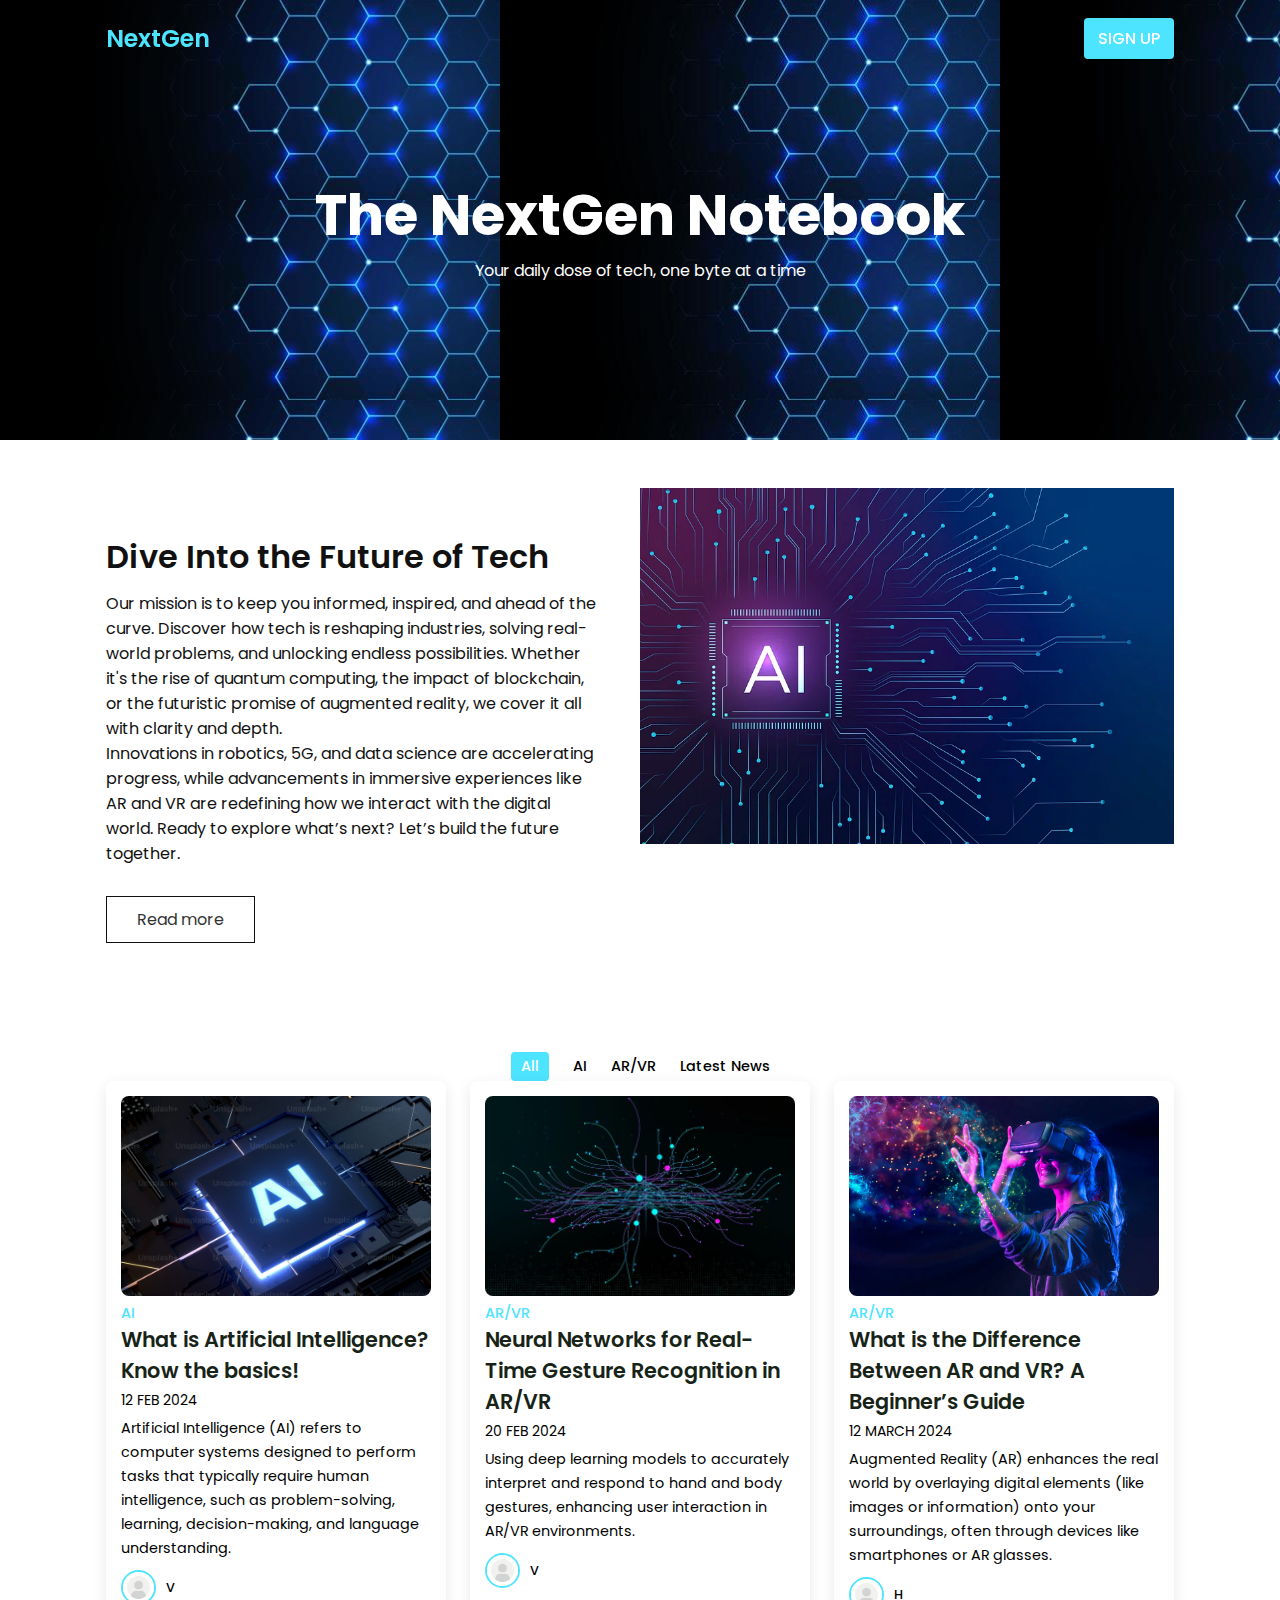
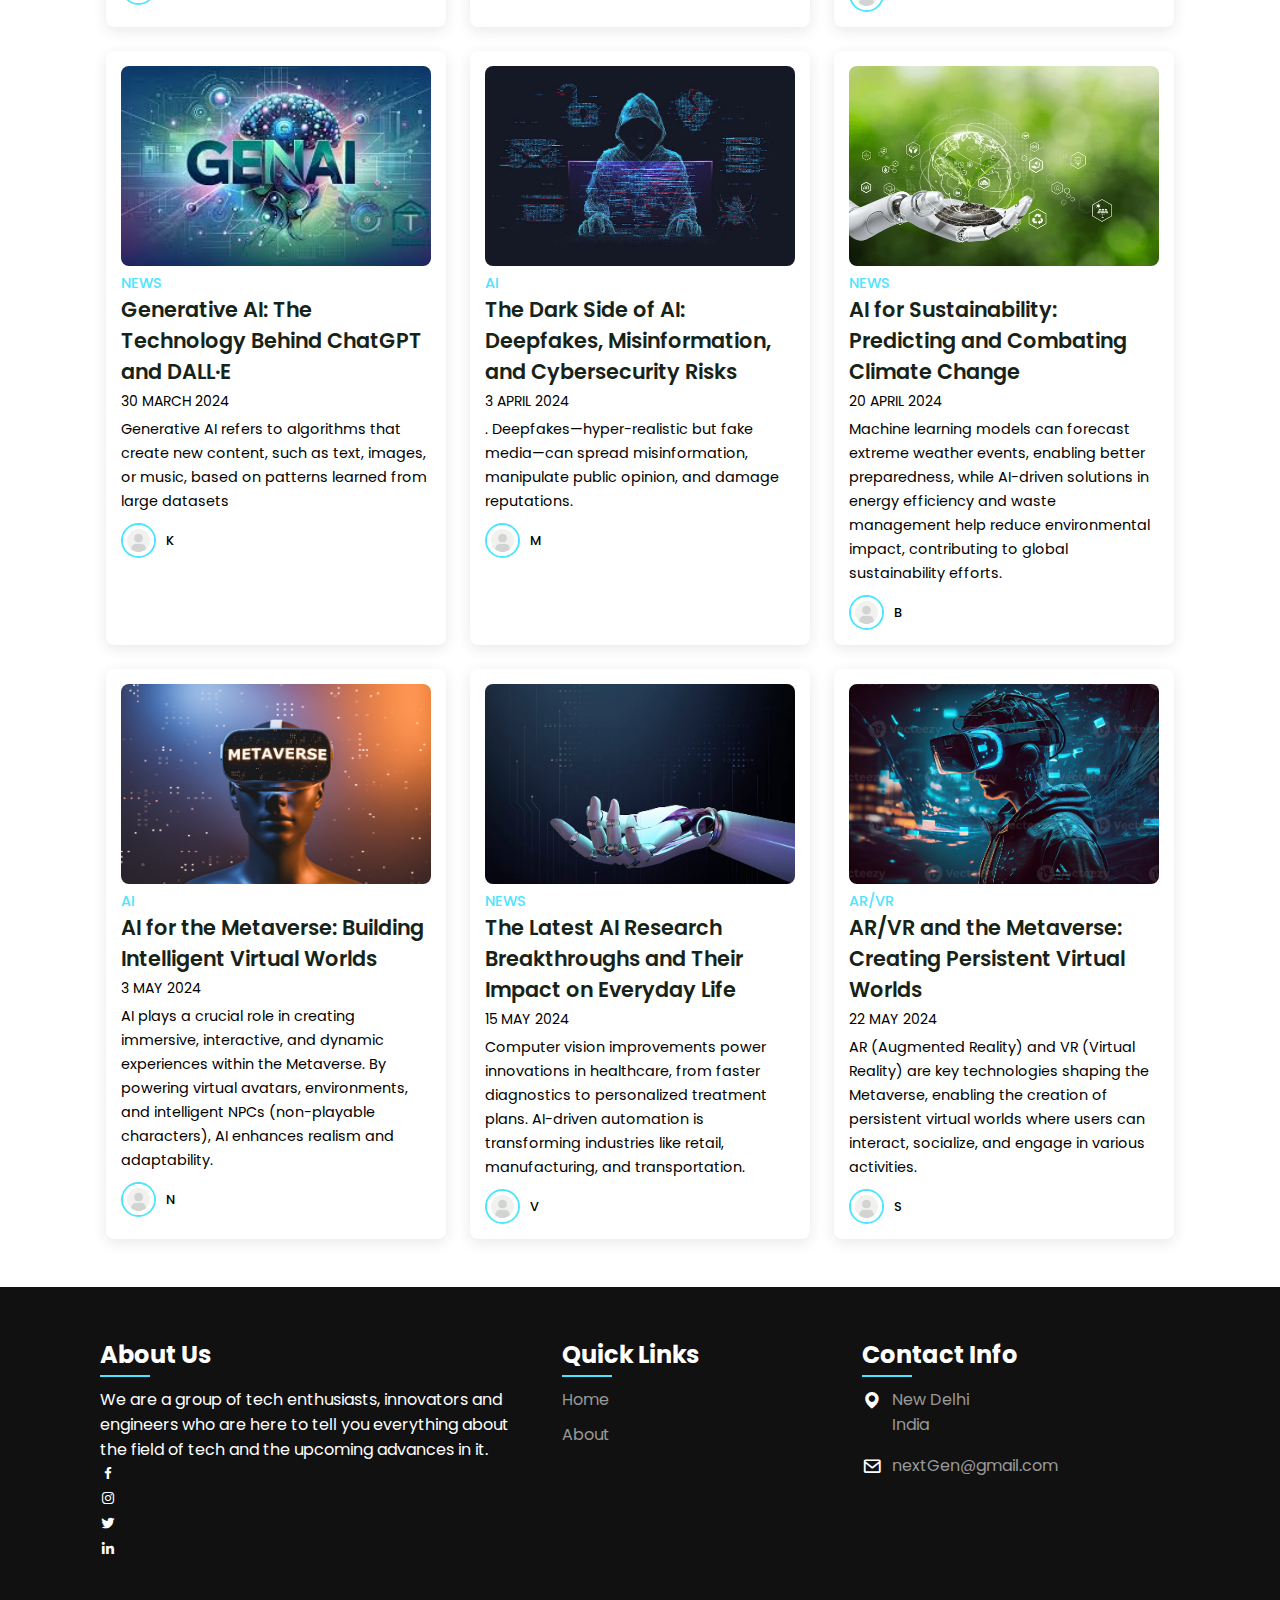
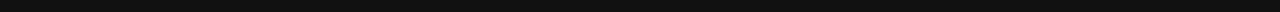
<file: blog/index.html>
<!DOCTYPE html>
<html lang="en">
<head>
    <meta charset="UTF-8">
    <meta http-equiv="X-UA-Compatible" content="IE=edge">
    <meta name="viewport" content="width=device-width, initial-scale=1.0">
    <title>NextGen</title>
    <!-- Box-icon -->
    <link href='https://unpkg.com/boxicons@2.1.4/css/boxicons.min.css' rel='stylesheet'>
    <link rel="stylesheet" href="style.css">
</head>
<body>
    <header>
        <div class="nav container">
            <a href="#" class="logo"> <span>NextGen</span></a>
            <a href="#" class="login">Sign Up</a>
        </div>
    </header>

    <section class="home" id="home">
        <div class="home-text container">
            <h2 class="home-title">The NextGen Notebook</h2>
            <span class="home-subtitle">Your daily dose of tech, one byte at a time</span>
        </div>
    </section>

    <section class="about container" id="about">
        <div class="contentBx">
            <h2 class="titleText">Dive Into the Future of Tech</h2>
            <p class="title-text">
                

Our mission is to keep you informed, inspired, and ahead of the curve. Discover how tech is reshaping industries, solving real-world problems, and unlocking endless possibilities. Whether it's the rise of quantum computing, the impact of blockchain, or the futuristic promise of augmented reality, we cover it all with clarity and depth.<br>
Innovations in robotics, 5G, and data science are accelerating progress, while advancements in immersive experiences like AR and VR are redefining how we interact with the digital world. 


Ready to explore what’s next? Let’s build the future together.
            </p>
            <a href="#" class="btn2">Read more</a>
        </div>
        <div class="imgBx">
            <img src="images/about.webp" alt="" class="fitBg">
        </div>
    </section>

    <div class="post-filter container">
        <span class="filter-item active-filter" data-filter="all">All</span>
        <span class="filter-item" data-filter="tech">AI</span>
        <span class="filter-item" data-filter="food">AR/VR</span>
        <span class="filter-item" data-filter="news">Latest News</span>
    </div>
    
    <div class="post container">
        <!-- Post 1 -->
        <div class="post-box tech">
            <img src="images/img1.jpg" alt="" class="post-img">
            <h2 class="category">AI</h2>
            <a href="#" class="post-title">What is Artificial Intelligence? Know the basics!</a>
            <span class="post-date">12 Feb 2024</span>
            <p class="post-description">Artificial Intelligence (AI) refers to computer systems designed to perform tasks that typically require human intelligence, such as problem-solving, learning, decision-making, and language understanding.</p>
            <div class="profile">
                <img src="/blog/images/profile.webp" alt="" class="profile-img">
                <span class="profile-name">V</span>
            </div>
        </div>
        <!-- Post 2 -->
        <div class="post-box food">
            <img src="/blog/images/nn.avif" alt="" class="post-img">
            <h2 class="category">AR/VR</h2>
            <a href="#" class="post-title">Neural Networks for Real-Time Gesture Recognition in AR/VR</a>
            <span class="post-date">20 Feb 2024</span>
            <p class="post-description">
                Using deep learning models to accurately interpret and respond to hand and body gestures, enhancing user interaction in AR/VR environments.</p>
            <div class="profile">
                <img src="/blog/images/profile.webp" alt="" class="profile-img">
                <span class="profile-name">V</span>
            </div>
        </div>
        <!-- Post 3 -->
        <div class="post-box food">
            <img src="/blog/images/ar.jpg" alt="" class="post-img">
            <h2 class="category">AR/VR</h2>
            <a href="#" class="post-title">What is the Difference Between AR and VR? A Beginner’s Guide</a>
            <span class="post-date">12 March 2024</span>
            <p class="post-description">Augmented Reality (AR) enhances the real world by overlaying digital elements (like images or information) onto your surroundings, often through devices like smartphones or AR glasses. </p>
            <div class="profile">
                <img src="/blog/images/profile.webp" alt="" class="profile-img">
                <span class="profile-name">H</span>
            </div>
        </div>
        <!-- Post 4 -->
        <div class="post-box news">
            <img src="/blog/images/gen.jpg" alt="" class="post-img">
            <h2 class="category">NEWS</h2>
            <a href="#" class="post-title">Generative AI: The Technology Behind ChatGPT and DALL·E</a>
            <span class="post-date">30 March 2024</span>
            <p class="post-description">Generative AI refers to algorithms that create new content, such as text, images, or music, based on patterns learned from large datasets</p>
            <div class="profile">
                <img src="/blog/images/profile.webp" alt="" class="profile-img">
                <span class="profile-name">K</span>
            </div>
        </div>
        <!-- Post 5 -->
        <div class="post-box tech">
            <img src="/blog/images/dark.webp" alt="" class="post-img">
            <h2 class="category">AI</h2>
            <a href="#" class="post-title">The Dark Side of AI: Deepfakes, Misinformation, and Cybersecurity Risks</a>
            <span class="post-date">3 April 2024</span>
            <p class="post-description">. Deepfakes—hyper-realistic but fake media—can spread misinformation, manipulate public opinion, and damage reputations. </p>
            <div class="profile">
                <img src="/blog/images/profile.webp" alt="" class="profile-img">
                <span class="profile-name">M</span>
            </div>
        </div>
        <!-- Post 6 -->
        <div class="post-box news">
            <img src="/blog/images/sus.webp" alt="" class="post-img">
            <h2 class="category">News</h2>
            <a href="#" class="post-title">AI for Sustainability: Predicting and Combating Climate Change</a>
            <span class="post-date">20 April 2024</span>
            <p class="post-description">Machine learning models can forecast extreme weather events, enabling better preparedness, while AI-driven solutions in energy efficiency and waste management help reduce environmental impact, contributing to global sustainability efforts.</p>
            <div class="profile">
                <img src="/blog/images/profile.webp" alt="" class="profile-img">
                <span class="profile-name">B</span>
            </div>
        </div>
        <!-- Post 7 -->
        <div class="post-box tech">
            <img src="/blog/images/meta.jpg" alt="" class="post-img">
            <h2 class="category">AI</h2>
            <a href="#" class="post-title">AI for the Metaverse: Building Intelligent Virtual Worlds</a>
            <span class="post-date">3 May 2024</span>
            <p class="post-description">AI plays a crucial role in creating immersive, interactive, and dynamic experiences within the Metaverse. By powering virtual avatars, environments, and intelligent NPCs (non-playable characters), AI enhances realism and adaptability.</p>
            <div class="profile">
                <img src="/blog/images/profile.webp" alt="" class="profile-img">
                <span class="profile-name">N</span>
            </div>
        </div>
        <!-- Post 1 -->
        <div class="post-box news">
            <img src="/blog/images/aa1.webp" alt="" class="post-img">
            <h2 class="category">News</h2>
            <a href="#" class="post-title">The Latest AI Research Breakthroughs and Their Impact on Everyday Life</a>
            <span class="post-date">15 May 2024</span>
            <p class="post-description"> Computer vision improvements power innovations in healthcare, from faster diagnostics to personalized treatment plans. AI-driven automation is transforming industries like retail, manufacturing, and transportation.</p>
            <div class="profile">
                <img src="/blog/images/profile.webp" alt="" class="profile-img">
                <span class="profile-name">V</span>
            </div>
        </div>
        <!-- Post 9 -->
        <div class="post-box food">
            <img src="/blog/images/verse.jpg" alt="" class="post-img">
            <h2 class="category">AR/VR</h2>
            <a href="#" class="post-title">AR/VR and the Metaverse: Creating Persistent Virtual Worlds</a>
            <span class="post-date">22 May 2024</span>
            <p class="post-description">AR (Augmented Reality) and VR (Virtual Reality) are key technologies shaping the Metaverse, enabling the creation of persistent virtual worlds where users can interact, socialize, and engage in various activities.</p>
            <div class="profile">
                <img src="/blog/images/profile.webp" alt="" class="profile-img">
                <span class="profile-name">S</span>
            </div>
        </div>
    </div>

    <footer>
        <div class="footer-container">
            <div class="sec aboutus">
                <h2>About Us</h2>
                <p>We are a group of tech enthusiasts, innovators and engineers who are here to tell you everything about the field of tech and the upcoming advances in it. </p>
                    <li><a href="#"><i class="bx bxl-facebook"></i></a></li>
                    <li><a href="#"><i class="bx bxl-instagram"></i></a></li>
                    <li><a href="#"><i class="bx bxl-twitter"></i></a></li>
                    <li><a href="#"><i class="bx bxl-linkedin"></i></a></li>
                </ul>
            </div>
            <div class="sec quicklinks">
                <h2>Quick Links</h2>
                <ul>
                    <li><a href="#">Home</a></li>
                    <li><a href="#">About</a></li>
                </ul>
            </div>
            <div class="sec contactBx">
                <h2>Contact Info</h2>
                <ul class="info">
                    <li>
                        <span><i class='bx bxs-map'></i></span>
                        <span>New Delhi <br>India</span>
                    </li>
                    <li>
                        <span><i class='bx bx-envelope' ></i></span>
                        <p><a href="mailto:nextGen9@gmail.com">nextGen@gmail.com</a></p>
                    </li>
                </ul>
            </div>
        </div>
    </footer>

    <script src="https://cdnjs.cloudflare.com/ajax/libs/jquery/3.6.1/jquery.min.js" integrity="sha512-aVKKRRi/Q/YV+4mjoKBsE4x3H+BkegoM/em46NNlCqNTmUYADjBbeNefNxYV7giUp0VxICtqdrbqU7iVaeZNXA==" crossorigin="anonymous" referrerpolicy="no-referrer"></script>
    <script src="main.js"></script>
</body>
</html>
</file>
<file: blog/style.css>
@import url('https://fonts.googleapis.com/css2?family=Poppins:ital,wght@0,600;0,700;1,400&display=swap');
*{
    font-family: 'Poppins', sans-serif;
    margin: 0;
    padding: 0;
    scroll-behavior: smooth;
    scroll-padding-top: 2rem;
    box-sizing: border-box;
}

/* root values */
:root{
    --container-color: #1a1e21;
    --second-color: rgba(77, 228, 255);
    --text-color: #172317;
    --bg-color: #fff;
}

::selection{
    color: var(--bg-color);
    background: var(--second-color);
}

a{
    text-decoration: none;
}

li{
    list-style: none;
}

img{
    width: 100%;
}

section{
    padding: 3rem 0 2rem;
}

.container{
    max-width: 1068px;
    margin: auto;
    width: 100%;
}

a{
    color: #fff;
}

/* Header */
header{
    position: fixed;
    top: 0;
    left: 0;
    width: 100%;
    z-index: 200;
}

header.shadow{
    background: var(--bg-color);
    box-shadow: 0 1px 4px hsl(0 4% 14% / 10%);
    transition: .5s;
}

header.shadow .logo{
    color: var(--text-color);
}

.nav{
    display: flex;
    align-items: center;
    justify-content: space-between;
    padding: 18px 0;
}

.logo{
    font-size: 1.5rem;
    font-weight: 600;
    color: var(--bg-color);
}

.logo span{
    color: var(--second-color);
}

.login{
    padding: 8px 14px;
    text-transform: uppercase;
    font-weight: 500;
    border-radius: 4px;
    background: var(--second-color);
    color: var(--bg-color);
}

.login:hover{
    background: hsl(199, 98%, 56%);
    transition: .5s;
}

.home{
    width: 100%;
    min-height: 440px;
    background: url("/blog/images/banner2.jpg");
    display: grid;
    justify-content: center;
    align-items: center;
}

.home-text{
    color: var(--bg-color);
    text-align: center;
}

.home-title{
    font-size: 3.5rem;
}

.home-subtitle{
    font-size: 1rem;
    font-weight: 400;
}

.about{
    position: relative;
    width: 100%;
    display: flex !important;
    justify-content: center;
    align-items: center;
}

.about .contentBx{
    max-width: 50%;
    width: 50%;
    text-align: left;
    padding-right: 40px;
}

.titleText{
    font-weight: 600;
    color: #111;
    font-size: 2rem;
    margin-bottom: 10px;
}

.title-text{
    color: #111;
    font-size: 1em;
}

.about .imgBx{
    position: relative;
    min-width: 50%;
    width: 50%;
    min-height: 500px;
}

.btn2{
    position: relative;
    display: inline-block;
    margin-top: 30px;
    padding: 10px 30px;
    background: #fff;
    border: .8px solid #111;
    color: #333;
    text-decoration: none;
    transition: 0.5s;
}

.btn2:hover{
    background-color: var(--second-color);
    border: none;
    color: #fff;
}

.post-filter{
    display: flex;
    justify-content: center;
    align-items: center;
    column-gap: 1.5rem;
    margin-top: 2rem !important;
}

.filter-item{
    font-size: 0.9rem;
    font-weight: 500;
    cursor: pointer;
}

.active-filter{
    background: var(--second-color);
    color: var(--bg-color);
    padding: 4px 10px;
    border-radius: 4px;
}

.post{
    display: grid;
    grid-template-columns: repeat(auto-fit, minmax(280px, auto));
    justify-content: center;
    gap: 1.5rem;
}

.post-box{
    background: var(--bg-color);
    box-shadow: 0 4px 14px hsl(35deg 25% 15% / 10%);
    padding: 15px;
    border-radius: 0.5rem;
}

.post-img{
    width: 100%;
    height: 200px;
    object-fit: cover;
    object-position: center;
    border-radius: 0.5rem;
}

.category{
    font-size: 0.9rem;
    font-weight: 500;
    text-transform: uppercase;
    color: var(--second-color);
}

.post-title{
    font-size: 1.3rem;
    font-weight: 600;
    color: var(--text-color);
    display: -webkit-box;
    /* -webkit-line-clamp: 2; */
    -webkit-box-orient: vertical;
    overflow: hidden;
}

.post-date{
    display: flex;
    font-size: 0.875rem;
    text-transform: uppercase;
    margin-top: 4px;
    font-weight: 400;
}

.post-description{
    font-size: 0.9rem;
    line-height: 1.5rem;
    margin: 5px 0 10px;
    display: -webkit-box;
    /* -webkit-line-clamp: 2; */
    -webkit-box-orient: vertical;
    overflow: hidden;
}

.profile{
    display: flex;
    align-items: center;
    gap: 10px;
}

.profile-img{
    width: 35px;
    height: 35px;
    border-radius: 50%;
    object-fit: cover;
    object-position: center;
    border: 2px solid var(--second-color);
}

.profile-name{
    font-size: .8rem;
    font-weight: 500;
}

footer{
    position: relative;
    width: 100%;
    height: auto;
    padding: 50px 100px;
    margin-top: 3rem;
    background: #111;
    display: flex;
    font-family: sans-serif;
    justify-content: space-between;
}

.footer-container{
    display: flex;
    justify-content: space-between;
    flex-wrap: wrap;
    flex-direction: row;
}

.footer-container .sec{
    margin-right: 30px;
}

.footer-container .sec.aboutus{
    width: 40%;
}

.footer-container h2{
    position: relative;
    color: #fff;
    margin-bottom: 15px;
}

.footer-container h2::before{
    content: '';
    position: absolute;
    bottom: -5px;
    left: 0;
    width: 50px;
    height: 2px;
    background: rgb(77, 228, 255);
}

footer p{
    color: #fff;
}

.sci{
    margin: 20px;
    display: flex;
}

.sci li{
    list-style: none;
}

.sci li a{
    display: inline-block;
    width: 40px;
    height: 40px;
    background: #222;
    display: flex;
    justify-content: center;
    align-items: center;
    margin-right: 10px;
    text-decoration: none;
    border-radius: 4px;
    transition: .5s;
}

.sci li a:hover{
    background: rgb(77, 228, 255);
}

.sci i a .bx{
    color: #fff;
    font-size: 20px;
}

.quicklinks{
    position: relative;
    width: 25%;
}

.quicklinks ul li{
    list-style: none;
}

.quicklinks ul li a{
    color: #999;
    text-decoration: none;
    margin-bottom: 10px;
    display: inline-block;
    transition: .3s;
}

.quicklinks ul li a:hover{
    color: #fff;
}

.footer-container .contactBx{
    width: calc(35% - 60px);
    margin-right: 0 !important;
}

.contactBx .info{
    position: relative;
}

.contactBx .info li{
    display: flex !important;
    margin-bottom: 16px;
}

.contactBx .info li span:nth-child(1){
    color: #fff;
    font-size: 20px;
    margin-right: 10px;
}

.contactBx .info li span{
    color: #999;
}

.contactBx .info li a{
    color: #999;
    text-decoration: none;
    transition: .5s;
}

.contactBx .info li a:hover{
    color: #fff;
}

@media (max-width: 1060px){
    .container{
        margin: 0 auto;
        width: 95%;
    }

    .home-text{
        width: 100%
    }
}

@media (max-width: 768px){
    .nav{
        padding: 10px 0;
    }

    section{
        padding: 2rem 0 !important;
    }

    .header-content{
        margin-top: 3rem !important;
    }

    .home{
        min-height: 380px;
    }

    .home-title{
        font-size: 3rem;
    }

    .header-title{
        font-size: 2rem;
    }

    .header-img{
        height: 370px;
    }

    .about{
        flex-direction: column;
    }

    .about .contentBx{
        min-width: 100%;
        width: 100%;
        text-align: center;
        padding-right: 0px;
    }

    .about .contentBx,
    .about .imgBx{
        min-width: 100%;
        width: 100%;
        padding-right: 0px;
        text-align: center;
    }

    .about .imgBx{
        min-height: 250px;
    }

    .btn2{
        margin-bottom: 30px;
    }

    .post-header{
        height: 435px;
    }

    .post-header{
        margin-top: 9rem !important;
    }
}

@media (max-width: 570px){
    .post-header{
        height: 390px;
    }

    .header-title{
        width: 100%;
    }

    .header-img{
        height: 340px;
    }
}

@media (max-width: 396px){
    .home-title{
        font-size: 2rem;
    }

    .home-subtitle{
        font-size: 0.9rem;
    }

    .home{
        min-height: 300px;
    }

    .post-box{
        padding: 10px;
    }

    .header-title{
        font-size: 1.4rem;
    }

    .header-img{
        height: 240px;
    }

    .post-header{
        height: 335px;
    }

    .header-img{
        height: 340px;
    }
}

/* Footer Media Query */
@media (max-width: 991px){
    footer{
        padding: 40px;
        font-size: 20px;
    }

    footer .footer-container{
        flex-direction: column;
    }

    footer .footer-container .sec{
        margin-right: 0;
        margin-bottom: 40px;
    }

    footer .footer-container .sec.aboutus{
        width: 100% !important;
    }

    footer .footer-container .quicklinks{
        width: 100%;
    }

    footer .footer-container .contactBx{
        width: 100%;
    }
}
</file>
